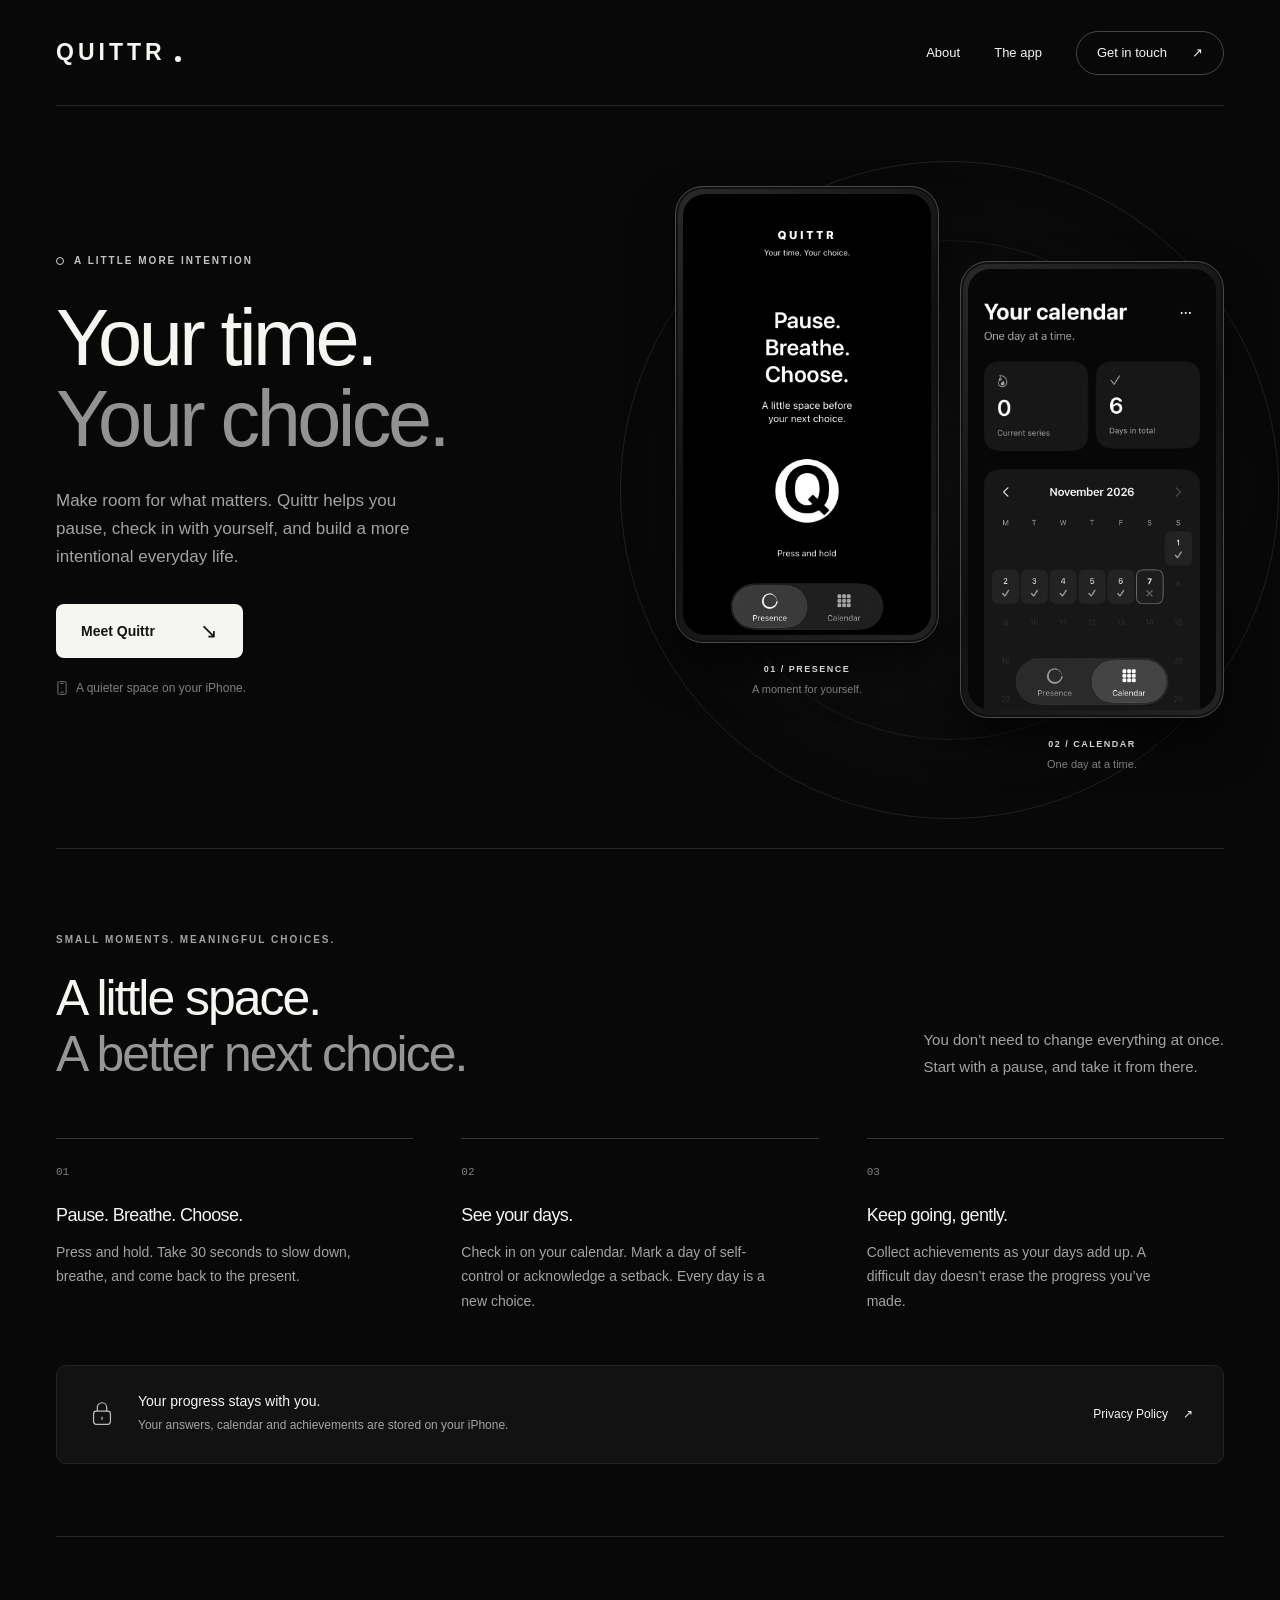
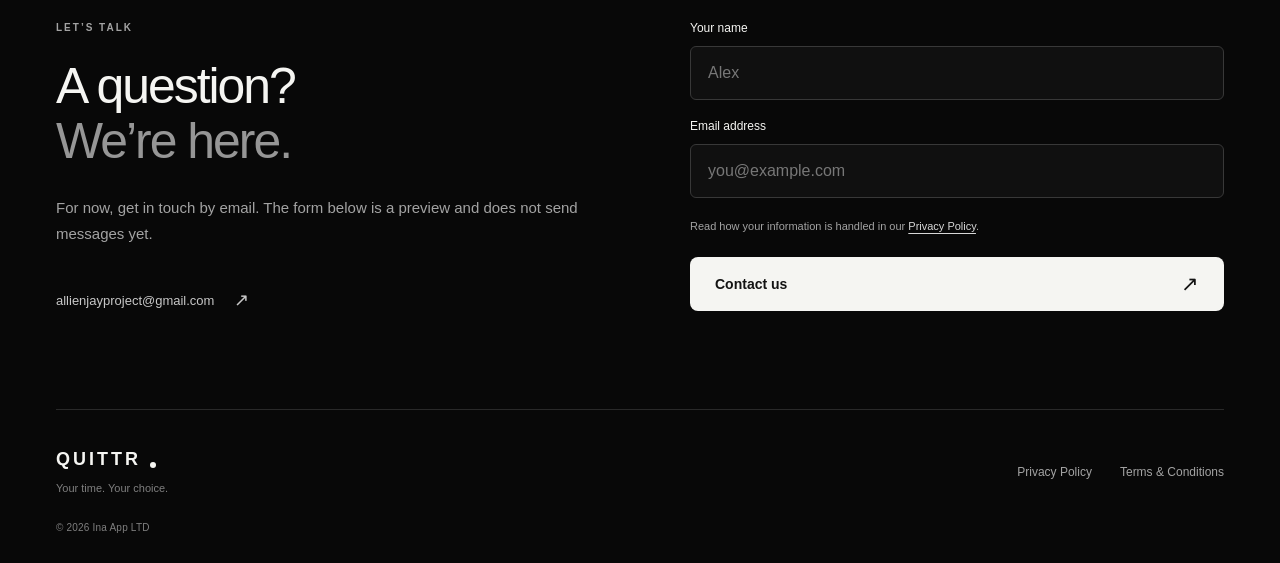
<file: index.html>
<!doctype html>
<html lang="en">
<head>
  <meta charset="utf-8">
  <meta name="viewport" content="width=device-width, initial-scale=1">
  <meta name="theme-color" content="#080808">
  <meta name="description" content="Quittr is a little space before your next choice. Take a mindful pause, check in with yourself, and follow your progress, one day at a time.">
  <title>Quittr — Your time. Your choice.</title>
  <link rel="icon" type="image/png" href="assets/quittr-icon.png">
  <link rel="stylesheet" href="styles.css">
  <script src="app.js" defer></script>
</head>
<body>
  <a class="skip-link" href="#main">Skip to content</a>
  <header class="site-header wrap">
    <a class="wordmark" href="index.html" aria-label="Quittr home">QUITTR<span class="brand-dot" aria-hidden="true"></span></a>
    <nav aria-label="Main navigation">
      <a class="nav-about" href="#about">About</a>
      <a href="#the-app">The app</a>
      <a class="nav-contact" href="#contact">Get in touch <span aria-hidden="true">↗</span></a>
    </nav>
  </header>

  <main id="main">
    <section class="hero wrap" aria-labelledby="hero-title">
      <div class="hero-copy">
        <p class="eyebrow"><span class="tiny-ring" aria-hidden="true"></span> A little more intention</p>
        <h1 id="hero-title">Your time.<br><span>Your choice.</span></h1>
        <p class="hero-description">Make room for what matters. Quittr helps you pause, check in with yourself, and build a more intentional everyday life.</p>
        <a class="button button-white" href="#about">Meet Quittr <span aria-hidden="true">↘</span></a>
        <p class="platform-note"><svg viewBox="0 0 16 20" aria-hidden="true"><rect x="2.5" y="1.5" width="11" height="17" rx="2"/><path d="M6 15.5h4M6 4h4"/></svg> A quieter space on your iPhone.</p>
      </div>

      <div class="app-preview" id="the-app" aria-label="Inside the Quittr app">
        <div class="preview-orbit" aria-hidden="true"></div>
        <figure class="app-shot shot-presence">
          <div class="phone-frame"><img src="assets/presence.jpg" width="750" height="1334" fetchpriority="high" alt="Quittr Presence screen: Pause. Breathe. Choose. A white Q button starts a mindful pause."></div>
          <figcaption><span class="eyebrow">01 / Presence</span><span>A moment for yourself.</span></figcaption>
        </figure>
        <figure class="app-shot shot-calendar">
          <div class="phone-frame"><img src="assets/calendar.jpg" width="750" height="1334" alt="Quittr Calendar screen with a personal daily check-in history, check marks and a cross for a setback."></div>
          <figcaption><span class="eyebrow">02 / Calendar</span><span>One day at a time.</span></figcaption>
        </figure>
      </div>
    </section>

    <section class="about wrap section-line" id="about" aria-labelledby="about-title">
      <div class="section-intro">
        <p class="eyebrow">Small moments. Meaningful choices.</p>
        <h2 id="about-title">A little space.<br><span>A better next choice.</span></h2>
        <p>You don’t need to change everything at once.<br class="desktop-break"> Start with a pause, and take it from there.</p>
      </div>
      <div class="steps">
        <article class="step">
          <span class="step-number" aria-hidden="true">01</span>
          <h3>Pause. Breathe. Choose.</h3>
          <p>Press and hold. Take 30 seconds to slow down, breathe, and come back to the present.</p>
        </article>
        <article class="step">
          <span class="step-number" aria-hidden="true">02</span>
          <h3>See your days.</h3>
          <p>Check in on your calendar. Mark a day of self-control or acknowledge a setback. Every day is a new choice.</p>
        </article>
        <article class="step">
          <span class="step-number" aria-hidden="true">03</span>
          <h3>Keep going, gently.</h3>
          <p>Collect achievements as your days add up. A difficult day doesn’t erase the progress you’ve made.</p>
        </article>
      </div>
      <div class="privacy-note">
        <svg viewBox="0 0 32 32" aria-hidden="true"><rect x="7" y="13" width="18" height="14" rx="3"/><path d="M11 13V9a5 5 0 0 1 10 0v4M16 19v3"/></svg>
        <div><h3>Your progress stays with you.</h3><p>Your answers, calendar and achievements are stored on your iPhone.</p></div>
        <a class="text-link" href="privacy/index.html">Privacy Policy <span aria-hidden="true">↗</span></a>
      </div>
    </section>

    <section class="contact wrap section-line" id="contact" aria-labelledby="contact-title">
      <div class="contact-copy">
        <p class="eyebrow">Let’s talk</p>
        <h2 id="contact-title">A question?<br><span>We’re here.</span></h2>
        <p>For now, get in touch by email. The form below is a preview and does not send messages yet.</p>
        <a class="contact-email" href="mailto:allienjayproject@gmail.com">allienjayproject@gmail.com <span aria-hidden="true">↗</span></a>
      </div>
      <form class="contact-form" id="contact-form" novalidate>
        <div class="form-field">
          <label for="contact-name">Your name</label>
          <input type="text" name="name" id="contact-name" autocomplete="name" placeholder="Alex" maxlength="100" required aria-describedby="name-error">
          <p class="field-error" id="name-error"></p>
        </div>
        <div class="form-field">
          <label for="contact-email">Email address</label>
          <input type="email" name="email" id="contact-email" autocomplete="email" inputmode="email" placeholder="you@example.com" maxlength="254" required aria-describedby="email-error">
          <p class="field-error" id="email-error"></p>
        </div>
        <p class="form-note">Read how your information is handled in our <a href="privacy/index.html">Privacy Policy</a>.</p>
        <button class="button button-white submit-button" type="submit" disabled>Contact us <span aria-hidden="true">↗</span></button>
        <p class="form-status" id="form-status" role="status" aria-live="polite" tabindex="-1" hidden></p>
        <noscript><p class="form-note">This form is a preview and does not send messages. You can contact us using the email link.</p></noscript>
      </form>
    </section>
  </main>

  <footer class="site-footer wrap section-line">
    <div><a class="wordmark" href="index.html" aria-label="Quittr home">QUITTR<span class="brand-dot" aria-hidden="true"></span></a><p>Your time. Your choice.</p></div>
    <nav aria-label="Legal navigation"><a href="privacy/index.html">Privacy Policy</a><a href="terms/index.html">Terms &amp; Conditions</a></nav>
    <p class="copyright">© 2026 Ina App LTD</p>
  </footer>
</body>
</html>
</file>
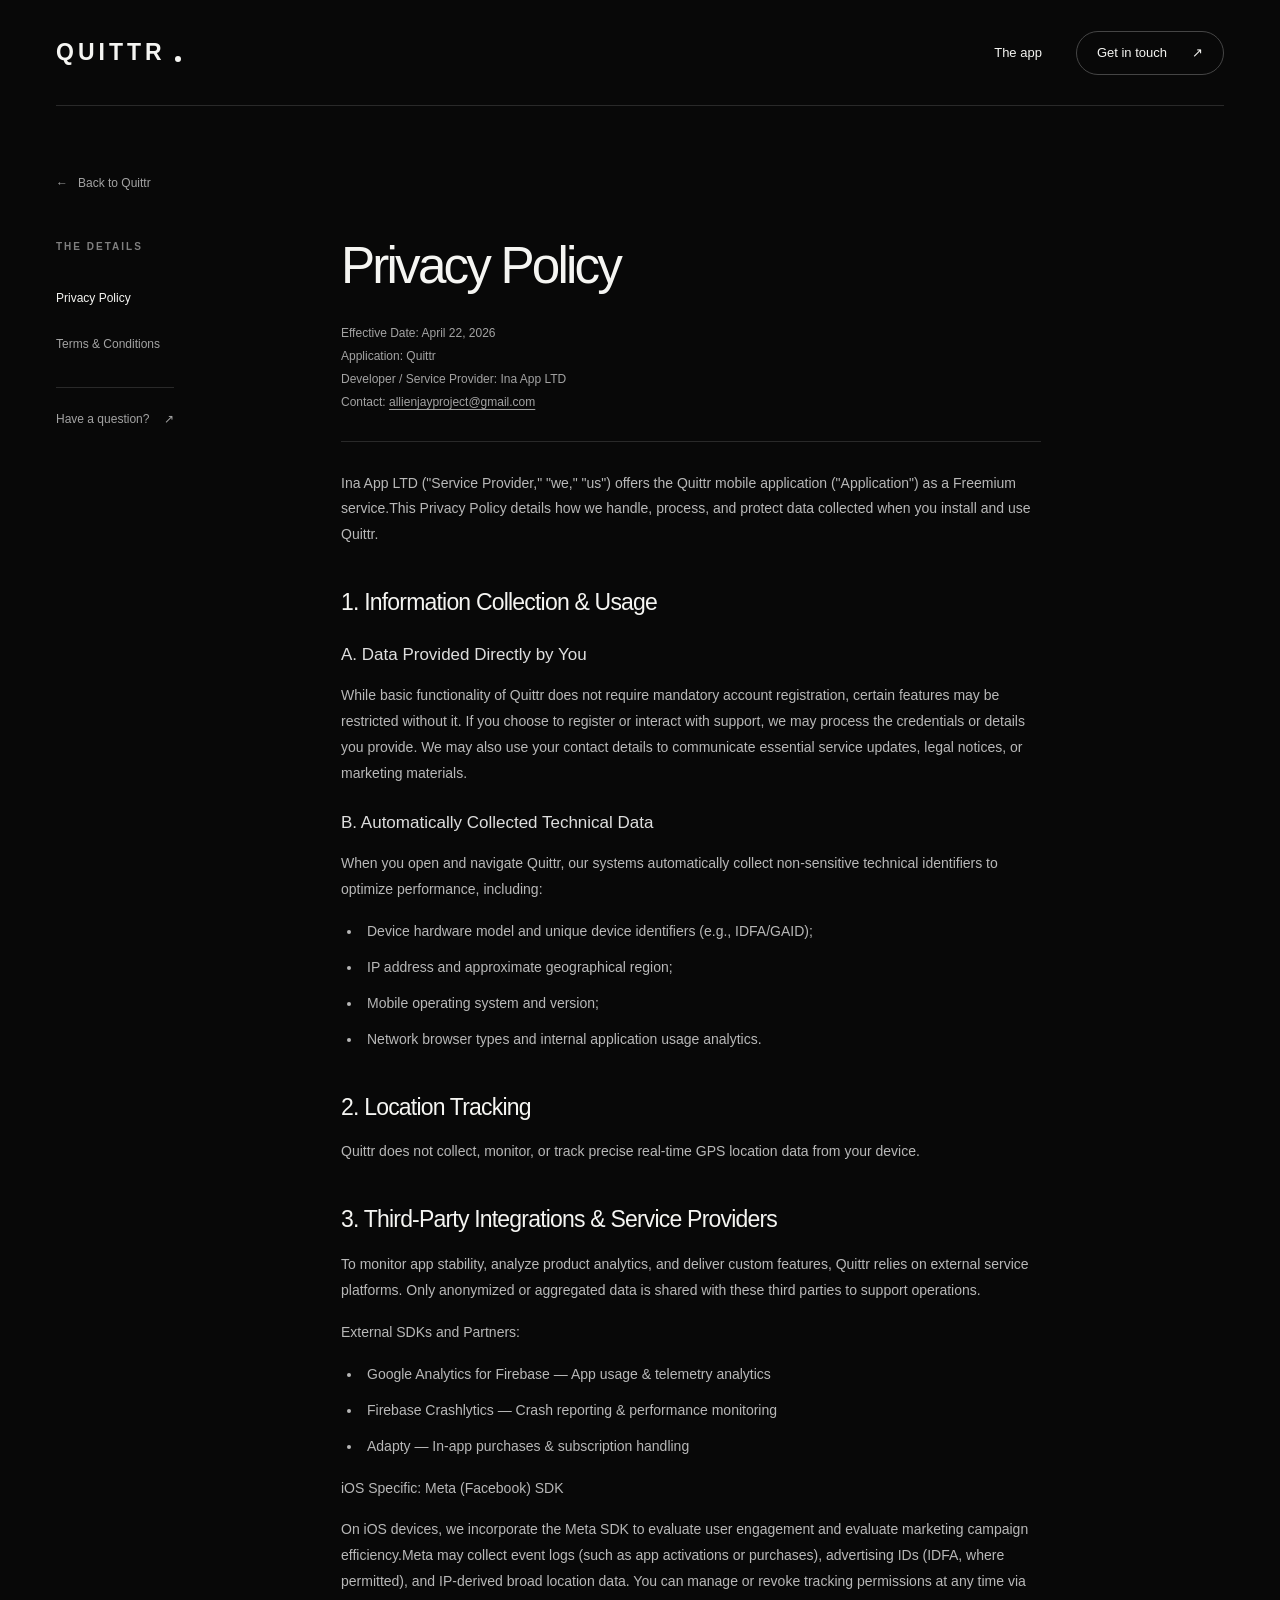
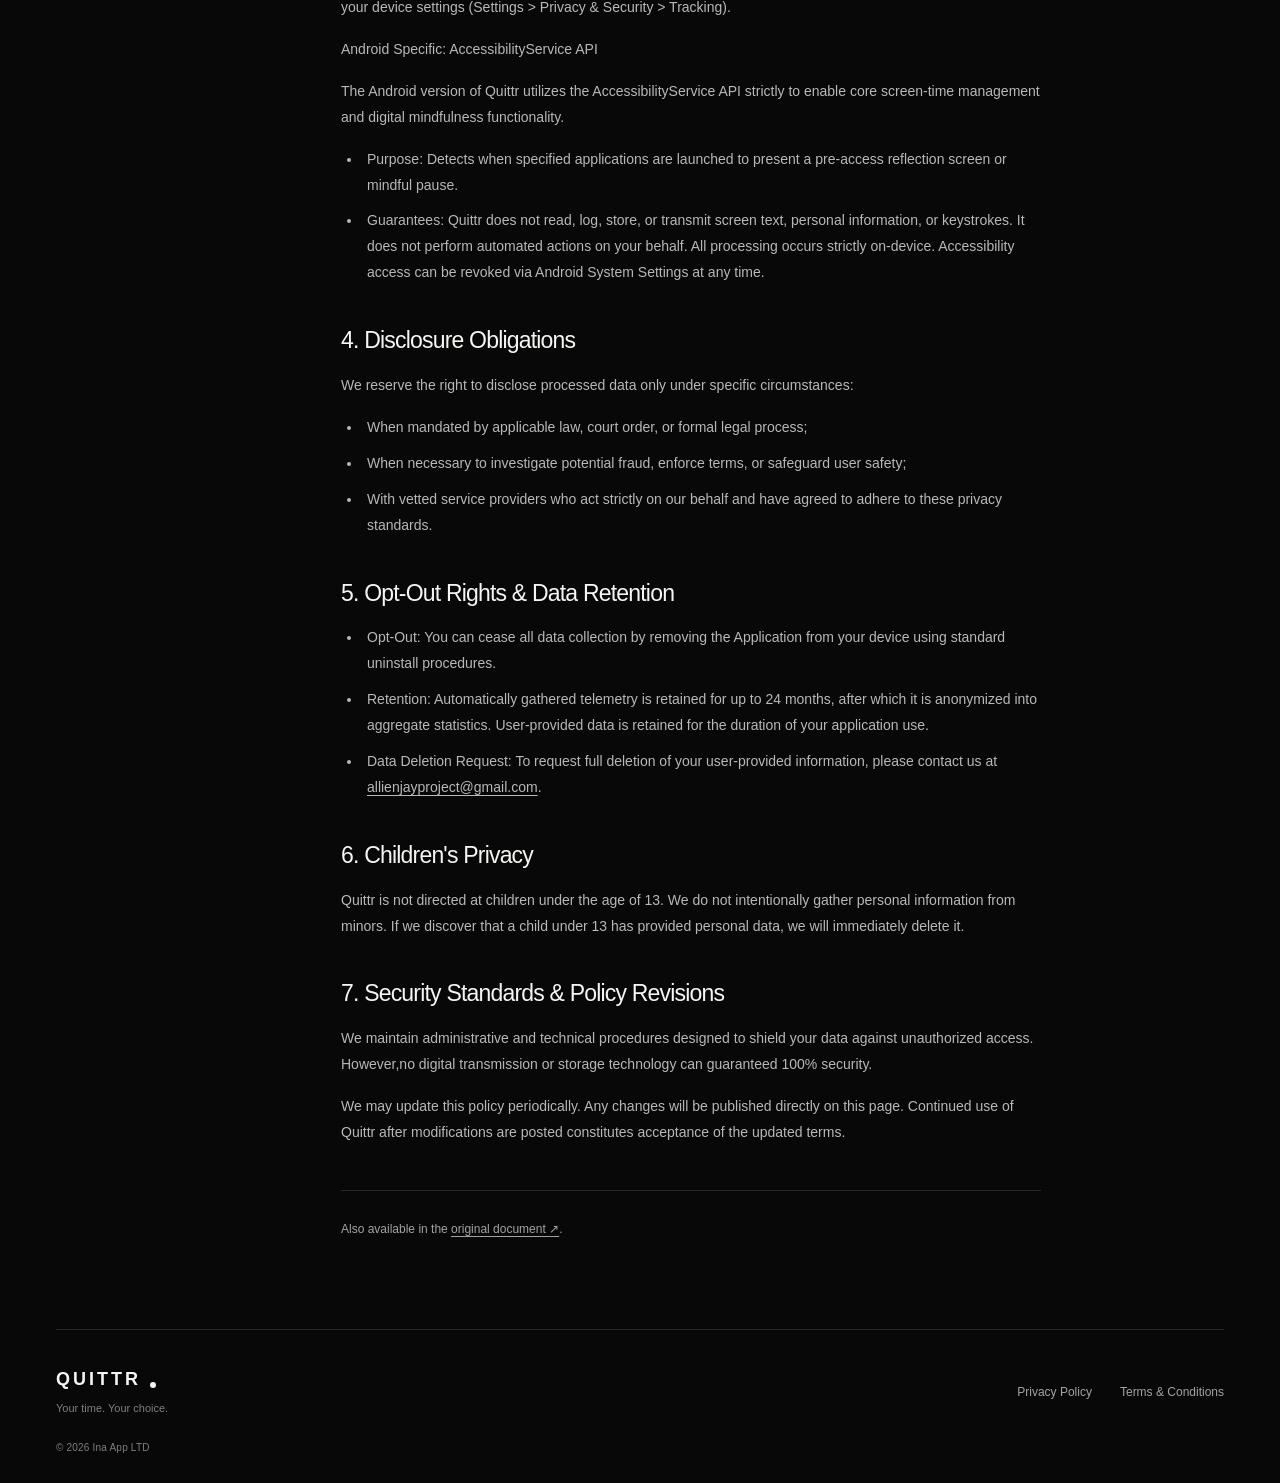
<file: privacy/index.html>
<!doctype html>
<html lang="en">
<head>
  <meta charset="utf-8">
  <meta name="viewport" content="width=device-width, initial-scale=1">
  <meta name="theme-color" content="#080808">
  <meta name="description" content="Read the Privacy Policy for Quittr by Ina App LTD.">
  <title>Privacy Policy — Quittr</title>
  <link rel="icon" type="image/png" href="../assets/quittr-icon.png">
  <link rel="stylesheet" href="../styles.css">
</head>
<body>
  <a class="skip-link" href="#main">Skip to content</a>
  <header class="site-header wrap">
    <a class="wordmark" href="../index.html" aria-label="Quittr home">QUITTR<span class="brand-dot" aria-hidden="true"></span></a>
    <nav aria-label="Main navigation"><a href="../index.html#the-app">The app</a><a class="nav-contact" href="../index.html#contact">Get in touch <span aria-hidden="true">↗</span></a></nav>
  </header>
  <main class="legal-main wrap" id="main">
    <a class="back-link" href="../index.html"><span aria-hidden="true">←</span> Back to Quittr</a>
    <div class="legal-layout">
      <aside class="legal-sidebar">
        <p class="eyebrow">The details</p>
        <nav aria-label="Legal documents">
          <a href="../privacy/index.html" aria-current="page">Privacy Policy</a>
          <a href="../terms/index.html">Terms &amp; Conditions</a>
        </nav>
        <a class="text-link" href="../index.html#contact">Have a question? <span aria-hidden="true">↗</span></a>
      </aside>
      <article class="legal-document">
        <h1>Privacy Policy</h1>
        <div class="legal-meta"><p>Effective Date: April 22, 2026</p>
<p>Application: Quittr</p>
<p>Developer / Service Provider: Ina App LTD</p>
<p>Contact: <a href="mailto:allienjayproject@gmail.com">allienjayproject@gmail.com</a></p></div>
        <div class="legal-body">
<p>Ina App LTD (&quot;Service Provider,&quot; &quot;we,&quot; &quot;us&quot;) offers the Quittr mobile application (&quot;Application&quot;) as a Freemium service.This Privacy Policy details how we handle, process, and protect data collected when you install and use Quittr.</p>
<h2>1. Information Collection &amp; Usage</h2>
<h3>A. Data Provided Directly by You</h3>
<p>While basic functionality of Quittr does not require mandatory account registration, certain features may be restricted without it. If you choose to register or interact with support, we may process the credentials or details you provide. We may also use your contact details to communicate essential service updates, legal notices, or marketing materials.</p>
<h3>B. Automatically Collected Technical Data</h3>
<p>When you open and navigate Quittr, our systems automatically collect non-sensitive technical identifiers to optimize performance, including:</p>
<ul>
<li>Device hardware model and unique device identifiers (e.g., IDFA/GAID);</li>
<li>IP address and approximate geographical region;</li>
<li>Mobile operating system and version;</li>
<li>Network browser types and internal application usage analytics.</li>
</ul>
<h2>2. Location Tracking</h2>
<p>Quittr does not collect, monitor, or track precise real-time GPS location data from your device.</p>
<h2>3. Third-Party Integrations &amp; Service Providers</h2>
<p>To monitor app stability, analyze product analytics, and deliver custom features, Quittr relies on external service platforms. Only anonymized or aggregated data is shared with these third parties to support operations.</p>
<p>External SDKs and Partners:</p>
<ul>
<li>Google Analytics for Firebase — App usage &amp; telemetry analytics</li>
<li>Firebase Crashlytics — Crash reporting &amp; performance monitoring</li>
<li>Adapty — In-app purchases &amp; subscription handling</li>
</ul>
<p>iOS Specific: Meta (Facebook) SDK</p>
<p>On iOS devices, we incorporate the Meta SDK to evaluate user engagement and evaluate marketing campaign efficiency.Meta may collect event logs (such as app activations or purchases), advertising IDs (IDFA, where permitted), and IP-derived broad location data. You can manage or revoke tracking permissions at any time via your device settings (Settings &gt; Privacy &amp; Security &gt; Tracking).</p>
<p>Android Specific: AccessibilityService API</p>
<p>The Android version of Quittr utilizes the AccessibilityService API strictly to enable core screen-time management and digital mindfulness functionality.</p>
<ul>
<li>Purpose: Detects when specified applications are launched to present a pre-access reflection screen or mindful pause.</li>
<li>Guarantees: Quittr does not read, log, store, or transmit screen text, personal information, or keystrokes. It does not perform automated actions on your behalf. All processing occurs strictly on-device. Accessibility access can be revoked via Android System Settings at any time.</li>
</ul>
<h2>4. Disclosure Obligations</h2>
<p>We reserve the right to disclose processed data only under specific circumstances:</p>
<ul>
<li>When mandated by applicable law, court order, or formal legal process;</li>
<li>When necessary to investigate potential fraud, enforce terms, or safeguard user safety;</li>
<li>With vetted service providers who act strictly on our behalf and have agreed to adhere to these privacy standards.</li>
</ul>
<h2>5. Opt-Out Rights &amp; Data Retention</h2>
<ul>
<li>Opt-Out: You can cease all data collection by removing the Application from your device using standard uninstall procedures.</li>
<li>Retention: Automatically gathered telemetry is retained for up to 24 months, after which it is anonymized into aggregate statistics. User-provided data is retained for the duration of your application use.</li>
<li>Data Deletion Request: To request full deletion of your user-provided information, please contact us at <a href="mailto:allienjayproject@gmail.com">allienjayproject@gmail.com</a>.</li>
</ul>
<h2>6. Children's Privacy</h2>
<p>Quittr is not directed at children under the age of 13. We do not intentionally gather personal information from minors. If we discover that a child under 13 has provided personal data, we will immediately delete it.</p>
<h2>7. Security Standards &amp; Policy Revisions</h2>
<p>We maintain administrative and technical procedures designed to shield your data against unauthorized access. However,no digital transmission or storage technology can guaranteed 100% security.</p>
<p>We may update this policy periodically. Any changes will be published directly on this page. Continued use of Quittr after modifications are posted constitutes acceptance of the updated terms.</p>
        </div>
        <p class="legal-source">Also available in the <a href="https://docs.google.com/document/d/15mKeTCWfACpkVXzGmbpcMqevQQXDS_zGFAusKJAAIMI" target="_blank" rel="noopener noreferrer">original document <span aria-hidden="true">↗</span></a>.</p>
      </article>
    </div>
  </main>
  <footer class="site-footer wrap section-line">
    <div><a class="wordmark" href="../index.html" aria-label="Quittr home">QUITTR<span class="brand-dot" aria-hidden="true"></span></a><p>Your time. Your choice.</p></div>
    <nav aria-label="Legal navigation"><a href="../privacy/index.html">Privacy Policy</a><a href="../terms/index.html">Terms &amp; Conditions</a></nav>
    <p class="copyright">© 2026 Ina App LTD</p>
  </footer>
</body>
</html>
</file>
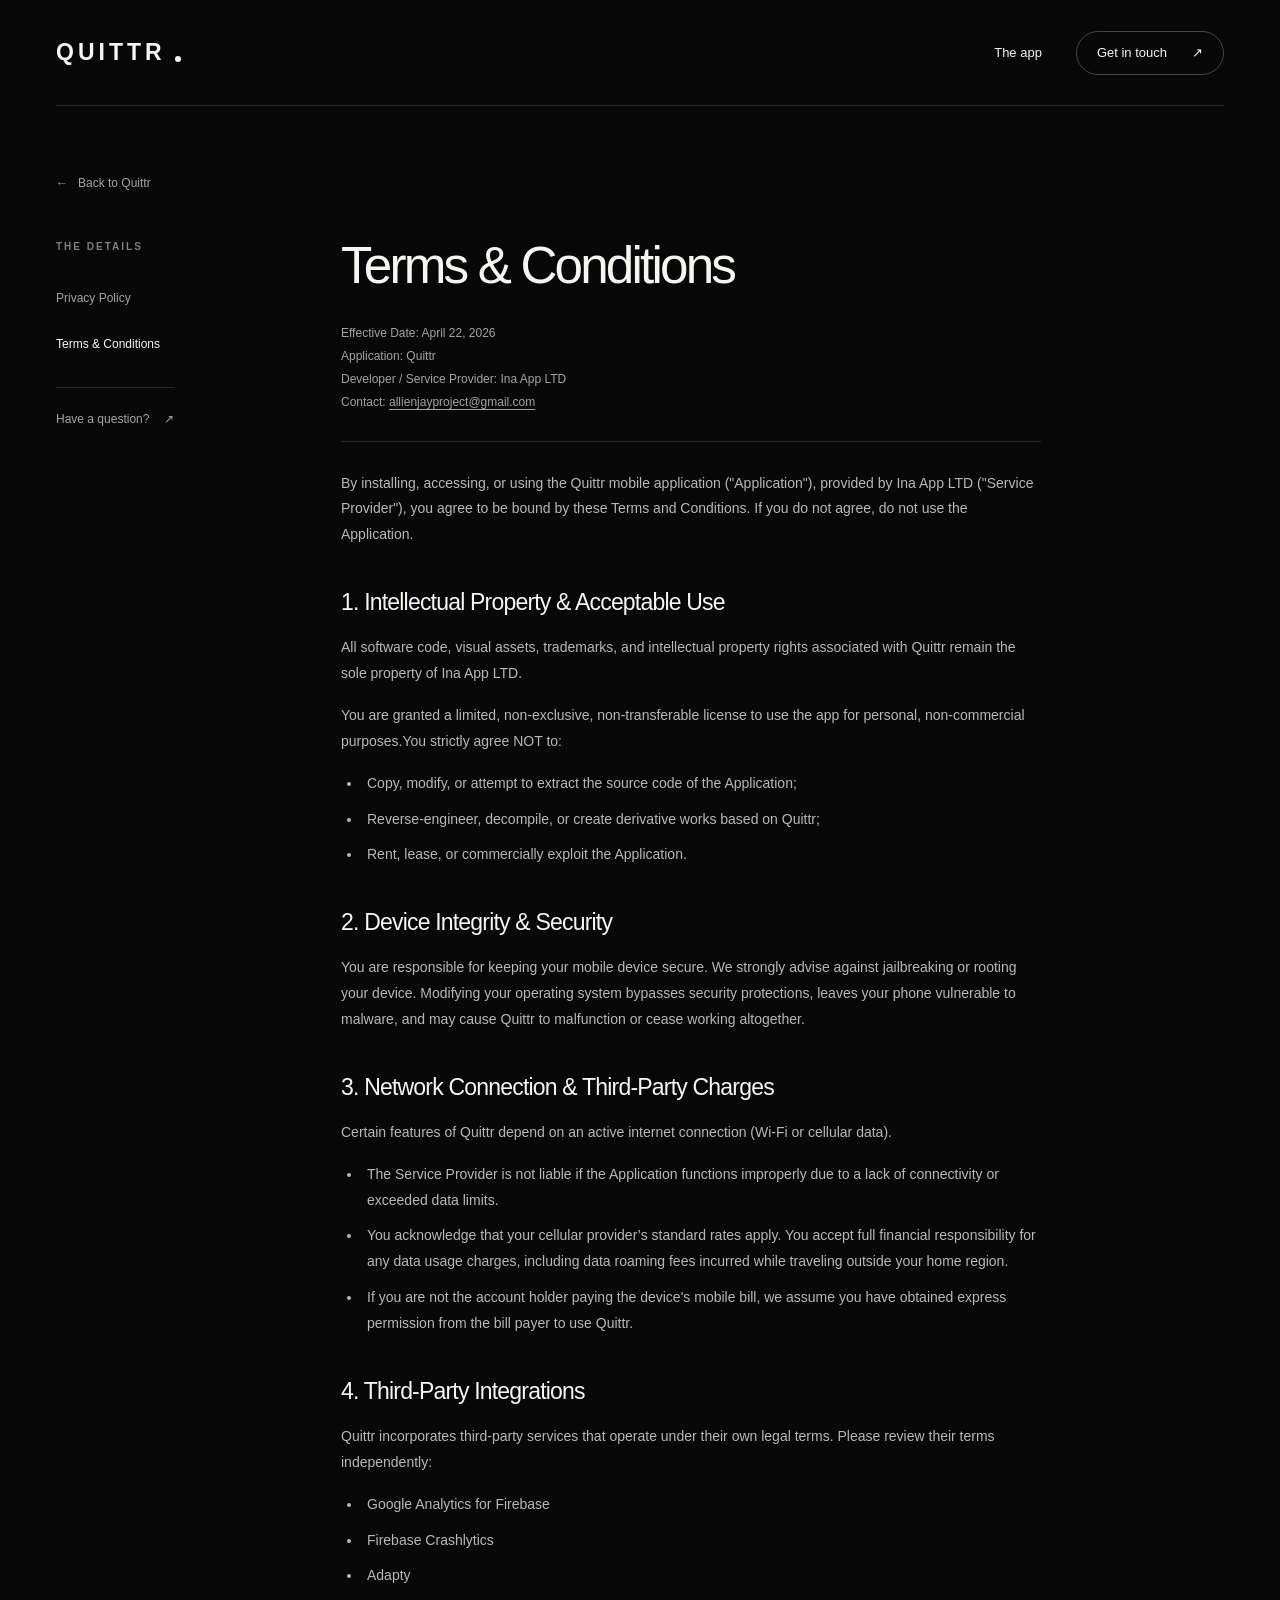
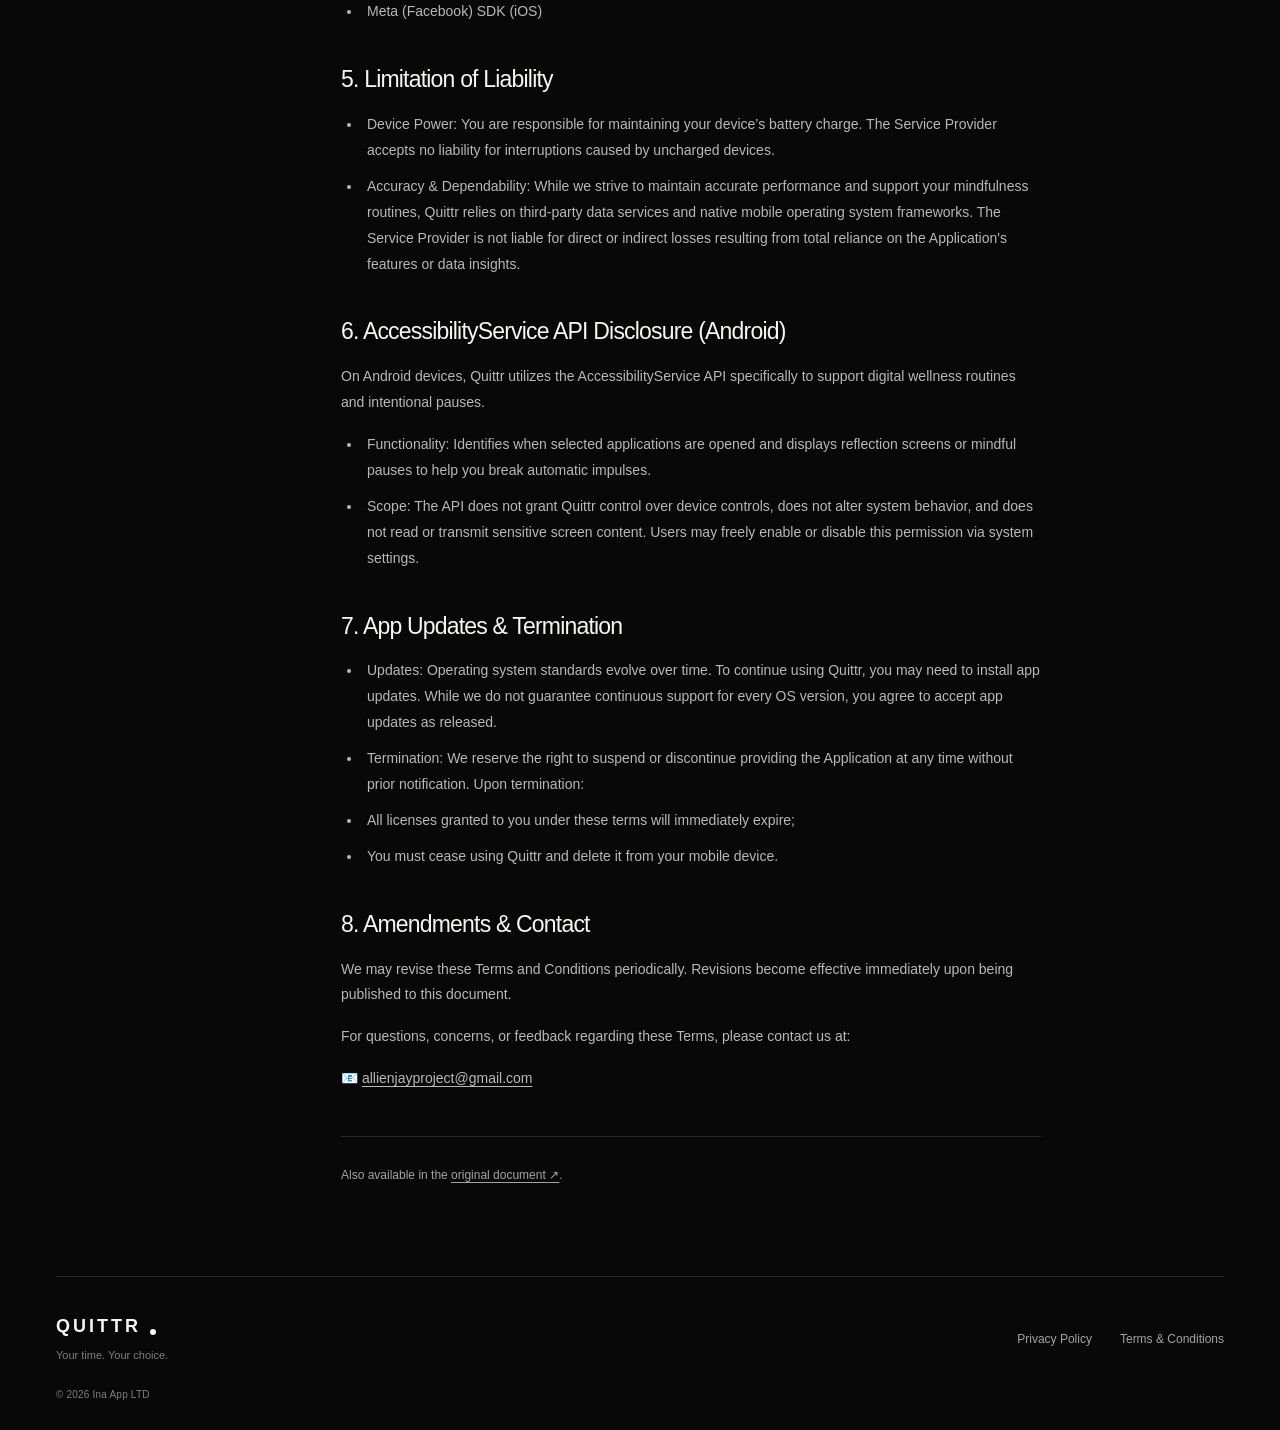
<file: terms/index.html>
<!doctype html>
<html lang="en">
<head>
  <meta charset="utf-8">
  <meta name="viewport" content="width=device-width, initial-scale=1">
  <meta name="theme-color" content="#080808">
  <meta name="description" content="Read the Terms &amp; Conditions for Quittr by Ina App LTD.">
  <title>Terms &amp; Conditions — Quittr</title>
  <link rel="icon" type="image/png" href="../assets/quittr-icon.png">
  <link rel="stylesheet" href="../styles.css">
</head>
<body>
  <a class="skip-link" href="#main">Skip to content</a>
  <header class="site-header wrap">
    <a class="wordmark" href="../index.html" aria-label="Quittr home">QUITTR<span class="brand-dot" aria-hidden="true"></span></a>
    <nav aria-label="Main navigation"><a href="../index.html#the-app">The app</a><a class="nav-contact" href="../index.html#contact">Get in touch <span aria-hidden="true">↗</span></a></nav>
  </header>
  <main class="legal-main wrap" id="main">
    <a class="back-link" href="../index.html"><span aria-hidden="true">←</span> Back to Quittr</a>
    <div class="legal-layout">
      <aside class="legal-sidebar">
        <p class="eyebrow">The details</p>
        <nav aria-label="Legal documents">
          <a href="../privacy/index.html">Privacy Policy</a>
          <a href="../terms/index.html" aria-current="page">Terms &amp; Conditions</a>
        </nav>
        <a class="text-link" href="../index.html#contact">Have a question? <span aria-hidden="true">↗</span></a>
      </aside>
      <article class="legal-document">
        <h1>Terms &amp; Conditions</h1>
        <div class="legal-meta"><p>Effective Date: April 22, 2026</p>
<p>Application: Quittr</p>
<p>Developer / Service Provider: Ina App LTD</p>
<p>Contact: <a href="mailto:allienjayproject@gmail.com">allienjayproject@gmail.com</a></p></div>
        <div class="legal-body">
<p>By installing, accessing, or using the Quittr mobile application (&quot;Application&quot;), provided by Ina App LTD (&quot;Service Provider&quot;), you agree to be bound by these Terms and Conditions. If you do not agree, do not use the Application.</p>
<h2>1. Intellectual Property &amp; Acceptable Use</h2>
<p>All software code, visual assets, trademarks, and intellectual property rights associated with Quittr remain the sole property of Ina App LTD.</p>
<p>You are granted a limited, non-exclusive, non-transferable license to use the app for personal, non-commercial purposes.You strictly agree NOT to:</p>
<ul>
<li>Copy, modify, or attempt to extract the source code of the Application;</li>
<li>Reverse-engineer, decompile, or create derivative works based on Quittr;</li>
<li>Rent, lease, or commercially exploit the Application.</li>
</ul>
<h2>2. Device Integrity &amp; Security</h2>
<p>You are responsible for keeping your mobile device secure. We strongly advise against jailbreaking or rooting your device. Modifying your operating system bypasses security protections, leaves your phone vulnerable to malware, and may cause Quittr to malfunction or cease working altogether.</p>
<h2>3. Network Connection &amp; Third-Party Charges</h2>
<p>Certain features of Quittr depend on an active internet connection (Wi-Fi or cellular data).</p>
<ul>
<li>The Service Provider is not liable if the Application functions improperly due to a lack of connectivity or exceeded data limits.</li>
<li>You acknowledge that your cellular provider’s standard rates apply. You accept full financial responsibility for any data usage charges, including data roaming fees incurred while traveling outside your home region.</li>
<li>If you are not the account holder paying the device's mobile bill, we assume you have obtained express permission from the bill payer to use Quittr.</li>
</ul>
<h2>4. Third-Party Integrations</h2>
<p>Quittr incorporates third-party services that operate under their own legal terms. Please review their terms independently:</p>
<ul>
<li>Google Analytics for Firebase</li>
<li>Firebase Crashlytics</li>
<li>Adapty</li>
<li>Meta (Facebook) SDK (iOS)</li>
</ul>
<h2>5. Limitation of Liability</h2>
<ul>
<li>Device Power: You are responsible for maintaining your device’s battery charge. The Service Provider accepts no liability for interruptions caused by uncharged devices.</li>
<li>Accuracy &amp; Dependability: While we strive to maintain accurate performance and support your mindfulness routines, Quittr relies on third-party data services and native mobile operating system frameworks. The Service Provider is not liable for direct or indirect losses resulting from total reliance on the Application's features or data insights.</li>
</ul>
<h2>6. AccessibilityService API Disclosure (Android)</h2>
<p>On Android devices, Quittr utilizes the AccessibilityService API specifically to support digital wellness routines and intentional pauses.</p>
<ul>
<li>Functionality: Identifies when selected applications are opened and displays reflection screens or mindful pauses to help you break automatic impulses.</li>
<li>Scope: The API does not grant Quittr control over device controls, does not alter system behavior, and does not read or transmit sensitive screen content. Users may freely enable or disable this permission via system settings.</li>
</ul>
<h2>7. App Updates &amp; Termination</h2>
<ul>
<li>Updates: Operating system standards evolve over time. To continue using Quittr, you may need to install app updates. While we do not guarantee continuous support for every OS version, you agree to accept app updates as released.</li>
<li>Termination: We reserve the right to suspend or discontinue providing the Application at any time without prior notification. Upon termination:</li>
<li>All licenses granted to you under these terms will immediately expire;</li>
<li>You must cease using Quittr and delete it from your mobile device.</li>
</ul>
<h2>8. Amendments &amp; Contact</h2>
<p>We may revise these Terms and Conditions periodically. Revisions become effective immediately upon being published to this document.</p>
<p>For questions, concerns, or feedback regarding these Terms, please contact us at:</p>
<p>📧 <a href="mailto:allienjayproject@gmail.com">allienjayproject@gmail.com</a></p>
        </div>
        <p class="legal-source">Also available in the <a href="https://docs.google.com/document/d/1ikx0AswY4OrxQivFw2gZ_rWhkGZRPpi0-MHKihmY3ro" target="_blank" rel="noopener noreferrer">original document <span aria-hidden="true">↗</span></a>.</p>
      </article>
    </div>
  </main>
  <footer class="site-footer wrap section-line">
    <div><a class="wordmark" href="../index.html" aria-label="Quittr home">QUITTR<span class="brand-dot" aria-hidden="true"></span></a><p>Your time. Your choice.</p></div>
    <nav aria-label="Legal navigation"><a href="../privacy/index.html">Privacy Policy</a><a href="../terms/index.html">Terms &amp; Conditions</a></nav>
    <p class="copyright">© 2026 Ina App LTD</p>
  </footer>
</body>
</html>
</file>
<file: styles.css>
@charset "UTF-8";

:root {
  color-scheme: dark;
  --bg: #080808;
  --text: #f5f5f2;
  --muted: #a3a3a3;
  --quiet: #7f7f7f;
  --line: #292929;
  --font: -apple-system, BlinkMacSystemFont, "Helvetica Neue", Arial, sans-serif;
}
* { box-sizing: border-box; }
html { scroll-behavior: smooth; scroll-padding-top: 32px; }
body { margin: 0; background: var(--bg); color: var(--text); font-family: var(--font); -webkit-font-smoothing: antialiased; }
::selection { color: #080808; background: #e5e5e5; }
a { color: inherit; text-decoration: none; }
button, input { font: inherit; }
button, a, input { -webkit-tap-highlight-color: transparent; }
button { cursor: pointer; }
button, input { border-radius: 0; }
img, svg { display: block; }
img { max-width: 100%; }
figure, p, h1, h2, h3 { margin: 0; }
:focus-visible { outline: 2px solid #fff; outline-offset: 6px; }
[hidden] { display: none !important; }
.wrap { width: min(1200px, calc(100% - 112px)); margin-inline: auto; }
.skip-link { position: fixed; top: 12px; left: 12px; z-index: 10; padding: 14px 20px; background: #fff; color: #080808; transform: translateY(-150%); }
.skip-link:focus { transform: translateY(0); }
.site-header { min-height: 106px; display: flex; align-items: center; justify-content: space-between; gap: 24px; border-bottom: 1px solid var(--line); }
.wordmark { display: inline-flex; align-items: center; gap: 9px; font-size: 23px; font-weight: 800; letter-spacing: 4px; line-height: 1; }
.brand-dot { width: 6px; height: 6px; border-radius: 50%; background: currentColor; margin-top: 12px; }
.site-header nav { display: flex; align-items: center; gap: 34px; font-size: 13px; font-weight: 500; }
.site-header nav > a { min-height: 44px; display: inline-flex; align-items: center; transition: color 180ms; }
.site-header nav > a:hover { color: #b1b1b1; }
.site-header .nav-contact { border: 1px solid #454545; border-radius: 50px; padding: 0 20px; gap: 25px; }
.hero { min-height: 742px; display: grid; grid-template-columns: 1.04fr 1fr; align-items: center; gap: 48px; padding-block: 70px 76px; }
.eyebrow { font-size: 10px; font-weight: 600; letter-spacing: 2px; line-height: 1.7; text-transform: uppercase; }
.hero-copy > .eyebrow { display: flex; align-items: center; gap: 10px; color: #c3c3c3; margin-bottom: 29px; }
.tiny-ring { width: 8px; height: 8px; border: 1px solid #d2d2d2; border-radius: 50%; }
h1 { font-size: clamp(60px, 6.2vw, 88px); font-weight: 500; line-height: 1.02; letter-spacing: -.045em; }
h1 span { color: #929292; }
.hero-description { margin-top: 27px; max-width: 390px; font-size: 17px; line-height: 1.65; color: var(--muted); }
.button { display: inline-flex; align-items: center; justify-content: space-between; gap: 45px; min-height: 54px; padding: 0 24px; border: 1px solid transparent; border-radius: 8px; font-size: 14px; font-weight: 600; transition: background 180ms, transform 180ms; }
.button:hover { transform: translateY(-2px); }
.button:active { transform: translateY(0); }
.button:disabled { opacity: .5; cursor: default; transform: none; }
.button-white { background: var(--text); color: #131313; }
.button-white:hover { background: #d6d6d3; }
.button span { font-size: 21px; font-weight: 400; }
.hero-copy .button { margin-top: 32px; }
.platform-note { display: flex; align-items: center; gap: 8px; margin-top: 22px; font-size: 12px; color: var(--quiet); }
.platform-note svg { width: 12px; height: 16px; fill: none; stroke: currentColor; stroke-width: 1.2; }
.app-preview { position: relative; display: grid; grid-template-columns: 1fr 1fr; gap: 21px; isolation: isolate; padding: 8px 0 0; }
.preview-orbit { position: absolute; z-index: -1; width: 120%; aspect-ratio: 1; top: -3%; left: -10%; border: 1px solid #202020; border-radius: 50%; background: radial-gradient(ellipse, #25252566, transparent 66%); pointer-events: none; }
.preview-orbit::after { content: ""; position: absolute; inset: 12%; border: 1px solid #1b1b1b; border-radius: 50%; }
.app-shot { min-width: 0; }
.shot-calendar { margin-top: 75px; }
.phone-frame { border: 1px solid #494949; border-radius: 28px; padding: 7px; background: linear-gradient(140deg, #292929, #101010 50%, #242424); box-shadow: 0 25px 45px #0009, inset 0 0 0 2px #111; }
.phone-frame img { width: 100%; height: auto; border-radius: 22px; filter: grayscale(1); background: #000; }
.app-shot figcaption { display: flex; flex-direction: column; gap: 5px; padding-top: 19px; text-align: center; }
.app-shot figcaption .eyebrow { font-size: 9px; letter-spacing: 1.5px; color: #d4d4d4; }
.app-shot figcaption > span:last-child { color: var(--quiet); font-size: 11px; }
.section-line { border-top: 1px solid var(--line); }
.about { padding-block: 82px 0; }
.section-intro { position: relative; }
.section-intro > .eyebrow { color: var(--muted); margin-bottom: 23px; }
h2 { font-size: clamp(36px, 3.9vw, 52px); font-weight: 500; letter-spacing: -.04em; line-height: 1.12; }
h2 span { color: #969696; }
.section-intro > p:last-child { color: var(--muted); font-size: 15px; line-height: 1.75; position: absolute; right: 0; bottom: 3px; max-width: 360px; }
.steps { display: grid; grid-template-columns: repeat(3, 1fr); gap: 48px; margin-top: 55px; }
.step { border-top: 1px solid #363636; padding-top: 22px; }
.step-number { font-family: ui-monospace, SFMono-Regular, Consolas, monospace; font-size: 11px; color: var(--quiet); }
.step h3 { font-size: 18px; font-weight: 500; letter-spacing: -.035em; margin-top: 26px; }
.step p { margin-top: 14px; font-size: 14px; line-height: 1.75; color: var(--muted); max-width: 310px; }
.privacy-note { display: flex; align-items: center; gap: 21px; padding: 27px 30px; margin-block: 52px 72px; background: #121212; border: 1px solid #232323; border-radius: 10px; }
.privacy-note svg { width: 30px; height: 30px; flex-shrink: 0; fill: none; stroke: #bdbdbd; stroke-width: 1.3; }
.privacy-note h3 { font-size: 14px; font-weight: 500; }
.privacy-note p { font-size: 12px; color: var(--muted); margin-top: 7px; line-height: 1.6; }
.privacy-note .text-link { margin-left: auto; flex-shrink: 0; }
.text-link { display: inline-flex; align-items: center; gap: 15px; font-size: 12px; padding-block: 12px; }
.text-link:hover, .contact-email:hover, .site-footer a:hover { color: #bdbdbd; }
.contact { display: grid; grid-template-columns: 1fr 1fr; gap: 100px; padding-block: 82px 90px; }
.contact-copy > .eyebrow { color: var(--muted); margin-bottom: 23px; }
.contact-copy > p:not(.eyebrow) { margin-top: 25px; color: var(--muted); font-size: 15px; line-height: 1.7; }
.contact-email { display: inline-flex; gap: 20px; align-items: center; margin-top: 35px; padding-block: 8px; font-size: 13px; color: #c7c7c7; }
.contact-email span { font-size: 18px; }
.contact-form { padding-top: 2px; }
.form-field { margin-bottom: 19px; }
.form-field label { display: block; font-size: 12px; font-weight: 500; margin-bottom: 11px; }
.form-field input { display: block; width: 100%; min-height: 54px; border: 1px solid #383838; border-radius: 6px; background: #101010; color: var(--text); padding: 14px 17px; font-size: 16px; transition: border-color 160ms; }
.form-field input::placeholder { color: #777; }
.form-field input:hover { border-color: #626262; }
.form-field input:focus-visible { outline: 2px solid #aaa; outline-offset: 2px; border-color: #bfbfbf; }
.form-field input[aria-invalid="true"] { border-color: #e7e7e7; }
.field-error { min-height: 0; font-size: 12px; line-height: 1.5; color: #e5e5e5; }
.field-error:not(:empty) { margin-top: 8px; }
.form-note { font-size: 11px; line-height: 1.7; color: var(--muted); }
.form-note a { color: #d7d7d7; text-decoration: underline; text-underline-offset: 3px; }
.submit-button { width: 100%; margin-top: 22px; }
.form-status { margin-top: 20px; border-left: 2px solid #d0d0d0; padding: 4px 0 4px 14px; color: #c5c5c5; font-size: 13px; line-height: 1.65; }
.site-footer { display: grid; grid-template-columns: 1fr auto; align-items: center; gap: 28px; padding-block: 40px 30px; }
.site-footer .wordmark { font-size: 18px; letter-spacing: 3px; }
.site-footer > div p { font-size: 11px; color: var(--quiet); margin-top: 13px; }
.site-footer nav { display: flex; gap: 28px; font-size: 12px; color: var(--muted); }
.site-footer nav a { padding-block: 12px; }
.copyright { grid-column: 1 / -1; color: var(--quiet); font-size: 10px; letter-spacing: .2px; }
.legal-main { padding-block: 58px 90px; }
.back-link { font-size: 12px; color: var(--muted); display: inline-flex; gap: 10px; padding-block: 12px; margin-bottom: 36px; }
.legal-layout { display: grid; grid-template-columns: 220px minmax(0, 700px); gap: 65px; align-items: start; }
.legal-sidebar { position: sticky; top: 32px; font-size: 12px; }
.legal-sidebar .eyebrow { color: var(--quiet); margin-bottom: 24px; }
.legal-sidebar nav { display: grid; gap: 8px; }
.legal-sidebar nav a { padding: 12px 0; color: var(--muted); }
.legal-sidebar nav [aria-current="page"] { color: var(--text); }
.legal-sidebar .text-link { margin-top: 24px; border-top: 1px solid var(--line); padding-top: 24px; color: var(--muted); }
.legal-document h1 { font-size: clamp(36px, 4vw, 54px); letter-spacing: -.055em; line-height: 1.1; margin-bottom: 28px; }
.legal-meta { padding-bottom: 27px; border-bottom: 1px solid var(--line); margin-bottom: 29px; }
.legal-meta p { font-size: 12px; color: var(--muted); line-height: 1.9; }
.legal-body { color: #b8b8b8; font-size: 14px; line-height: 1.85; overflow-wrap: anywhere; }
.legal-body p { margin-block: 16px; }
.legal-body h2 { font-size: 23px; line-height: 1.3; letter-spacing: -.035em; color: var(--text); margin: 40px 0 17px; }
.legal-body h3 { font-size: 17px; color: #dedede; line-height: 1.4; font-weight: 500; margin: 25px 0 14px; }
.legal-body ul { padding-left: 21px; margin: 16px 0; }
.legal-body li { padding-left: 5px; margin-block: 10px; }
.legal-body a, .legal-meta a { text-decoration: underline; text-underline-offset: 3px; }
.legal-source { font-size: 12px; color: var(--muted); padding-top: 28px; border-top: 1px solid var(--line); margin-top: 44px; line-height: 1.7; }
.legal-source a { text-decoration: underline; text-underline-offset: 3px; }

@media (min-width: 1500px) { .hero { min-height: 790px; } }
@media (max-width: 1050px) {
  .wrap { width: calc(100% - 72px); }
  .hero { gap: 32px; min-height: 680px; }
  h1 { font-size: clamp(58px, 6.6vw, 76px); }
  .hero-description { font-size: 16px; }
  .app-preview { gap: 14px; }
  .phone-frame { padding: 5px; border-radius: 22px; }
  .phone-frame img { border-radius: 17px; }
  .section-intro > p:last-child { max-width: 290px; font-size: 14px; }
  .steps { gap: 30px; }
  .contact { gap: 65px; }
  .legal-layout { grid-template-columns: 180px minmax(0, 1fr); gap: 40px; }
}
@media (max-width: 760px) {
  html { scroll-padding-top: 24px; }
  .wrap { width: calc(100% - 40px); }
  .site-header { min-height: 84px; gap: 12px; }
  .wordmark { font-size: 20px; letter-spacing: 3px; gap: 5px; }
  .site-header nav { gap: 19px; font-size: 12px; }
  .site-header .nav-about { display: none; }
  .site-header .nav-contact { padding-inline: 14px; gap: 12px; }
  .hero { grid-template-columns: 1fr; padding-block: 60px 55px; gap: 55px; }
  .hero-copy { max-width: 520px; }
  .hero-copy > .eyebrow { margin-bottom: 24px; font-size: 9px; }
  h1 { font-size: clamp(56px, 11.8vw, 84px); }
  .hero-description { font-size: 16px; max-width: 370px; margin-top: 25px; }
  .hero-copy .button { margin-top: 26px; }
  .platform-note { font-size: 11px; }
  .app-preview { width: 100%; max-width: 485px; gap: 17px; margin: 0 auto; }
  .preview-orbit { width: 100%; left: 0; top: 4%; }
  .shot-calendar { margin-top: 48px; }
  .phone-frame { border-radius: 23px; }
  .phone-frame img { border-radius: 18px; }
  .app-shot figcaption { gap: 3px; padding-top: 16px; }
  .app-shot figcaption .eyebrow { font-size: 8px; letter-spacing: 1.2px; }
  .app-shot figcaption > span:last-child { font-size: 10px; }
  .about { padding-top: 54px; }
  h2 { font-size: clamp(34px, 7vw, 44px); }
  .section-intro > .eyebrow { font-size: 9px; margin-bottom: 21px; }
  .section-intro > p:last-child { position: static; margin-top: 22px; max-width: 370px; font-size: 14px; }
  .steps { grid-template-columns: 1fr; gap: 28px; margin-top: 36px; }
  .step { position: relative; padding-top: 24px; padding-left: 43px; }
  .step-number { position: absolute; left: 0; top: 29px; }
  .step h3 { margin-top: 0; font-size: 18px; }
  .step p { margin-top: 11px; max-width: 500px; }
  .privacy-note { flex-wrap: wrap; gap: 14px; padding: 22px 20px; margin-block: 38px 54px; }
  .privacy-note svg { width: 24px; }
  .privacy-note > div { flex: 1; }
  .privacy-note h3 { font-size: 13px; }
  .privacy-note p { font-size: 11px; }
  .privacy-note .text-link { margin-left: 38px; padding-block: 3px; font-size: 11px; }
  .contact { grid-template-columns: 1fr; gap: 36px; padding-block: 54px 56px; }
  .contact-copy > .eyebrow { font-size: 9px; margin-bottom: 21px; }
  .contact-copy > p:not(.eyebrow) { margin-top: 21px; font-size: 14px; }
  .contact-email { margin-top: 19px; font-size: 12px; }
  .contact-form { max-width: 520px; width: 100%; }
  .site-footer { gap: 25px; padding-block: 31px 26px; }
  .site-footer nav { flex-direction: column; gap: 0; font-size: 11px; }
  .site-footer nav a { padding-block: 8px; }
  .site-footer > div p { max-width: 160px; line-height: 1.5; }
  .copyright { font-size: 9px; }
  .legal-main { padding-block: 25px 60px; }
  .back-link { margin-bottom: 22px; }
  .legal-layout { grid-template-columns: 1fr; gap: 32px; }
  .legal-sidebar { position: static; border-bottom: 1px solid var(--line); padding-bottom: 15px; }
  .legal-sidebar .eyebrow, .legal-sidebar > .text-link { display: none; }
  .legal-sidebar nav { display: flex; flex-wrap: wrap; gap: 24px; }
  .legal-document h1 { font-size: 40px; }
  .legal-body { font-size: 14px; }
  .legal-body h2 { font-size: 21px; }
}
@media (max-width: 360px) {
  .site-header nav { gap: 10px; }
  .site-header .nav-contact { padding-inline: 12px; }
  .nav-contact span { display: none; }
  h1 { font-size: 50px; }
  .app-preview { gap: 12px; }
  .phone-frame { border-radius: 19px; padding: 4px; }
  .phone-frame img { border-radius: 15px; }
}
@media (prefers-reduced-motion: reduce) {
  html { scroll-behavior: auto; }
  *, *::before, *::after { transition: none !important; }
  .button:hover { transform: none; }
}
</file>
